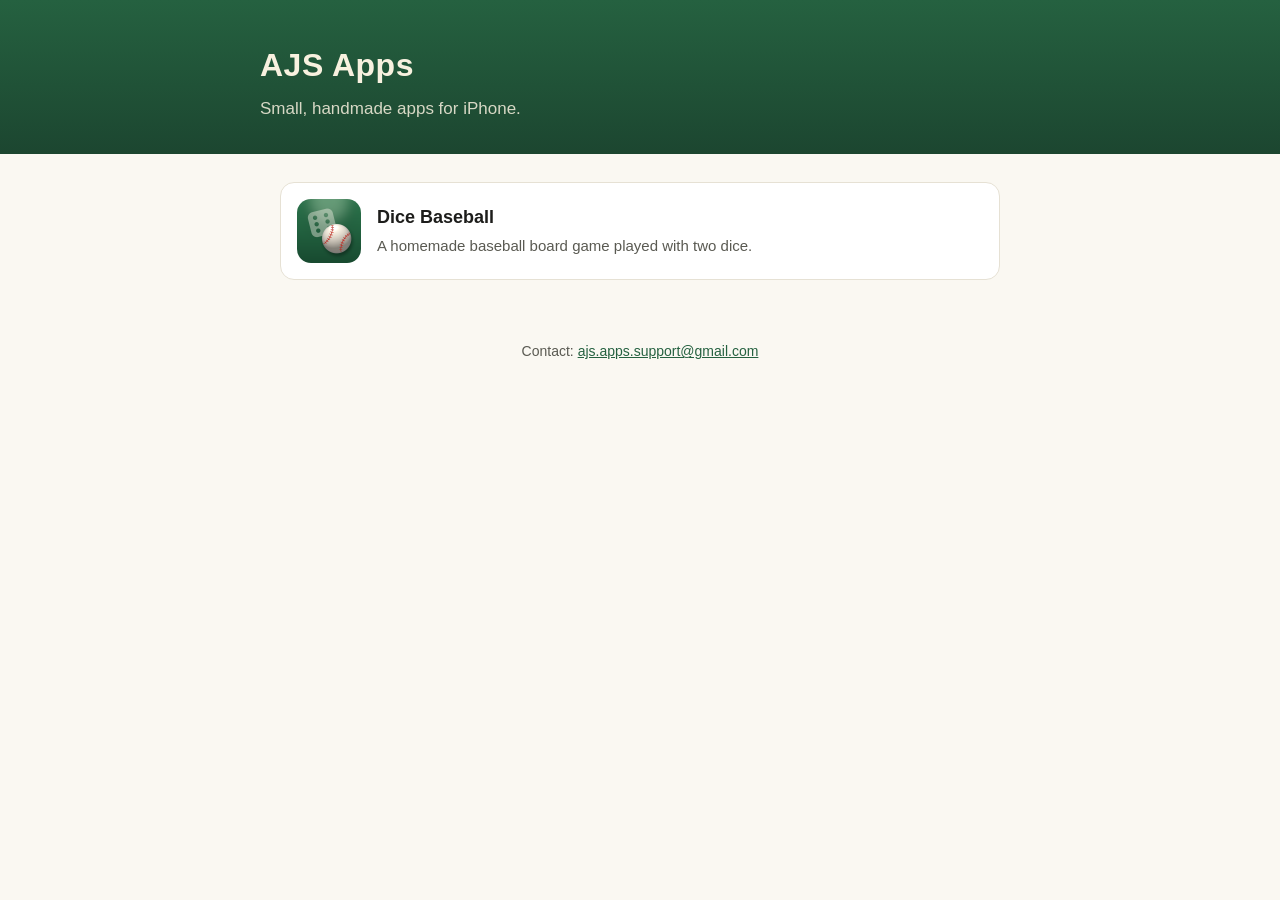
<file: index.html>
<!doctype html>
<html lang="en">
<head>
<meta charset="utf-8">
<meta name="viewport" content="width=device-width, initial-scale=1">
<title>AJS Apps</title>
<link rel="stylesheet" href="/style.css">
</head>
<body>
<header><div class="wrap"><h1>AJS Apps</h1><p>Small, handmade apps for iPhone.</p></div></header>
<main>
  <a class="card" href="/dicebaseball/">
    <img src="/dicebaseball/icon.png" alt="">
    <span><strong>Dice Baseball</strong><span class="muted">A homemade baseball board game played with two dice.</span></span>
  </a>
</main>
<footer>Contact: <a href="mailto:ajs.apps.support@gmail.com">ajs.apps.support@gmail.com</a></footer>
</body>
</html>
</file>
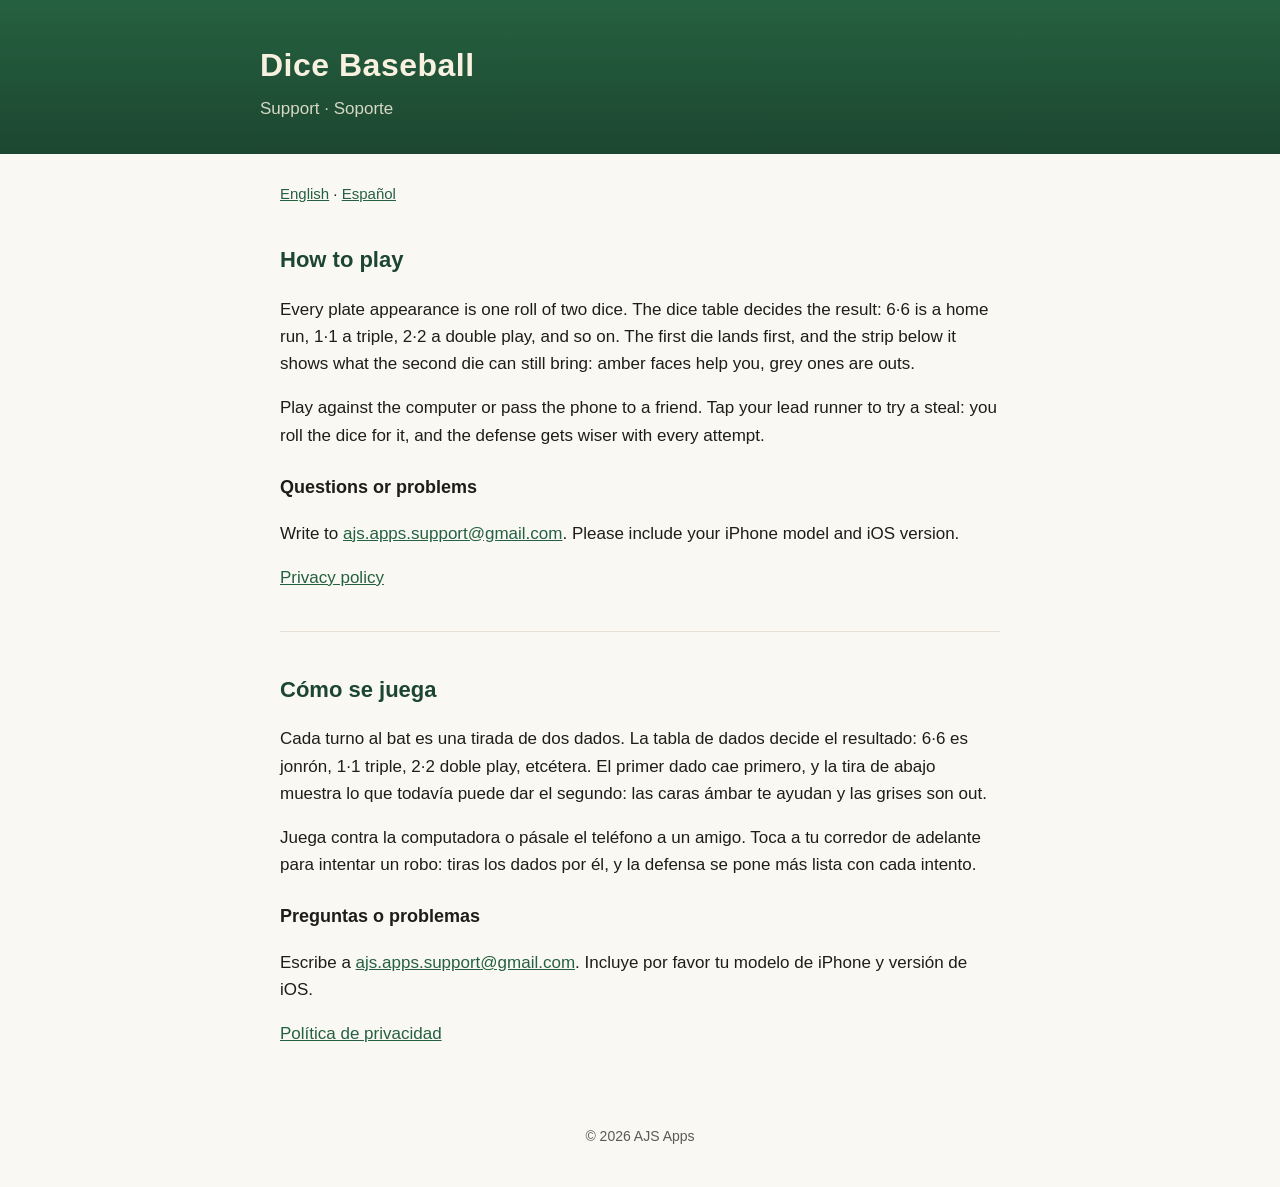
<file: dicebaseball/index.html>
<!doctype html>
<html lang="en">
<head>
<meta charset="utf-8">
<meta name="viewport" content="width=device-width, initial-scale=1">
<title>Dice Baseball — Support</title>
<link rel="stylesheet" href="/style.css">
</head>
<body>
<header><div class="wrap"><h1>Dice Baseball</h1><p>Support · Soporte</p></div></header>
<main>
  <p class="lang"><a href="#en">English</a> · <a href="#es">Español</a></p>

  <h2 id="en">How to play</h2>
  <p>Every plate appearance is one roll of two dice. The dice table decides the result: 6·6 is a home run, 1·1 a triple, 2·2 a double play, and so on. The first die lands first, and the strip below it shows what the second die can still bring: amber faces help you, grey ones are outs.</p>
  <p>Play against the computer or pass the phone to a friend. Tap your lead runner to try a steal: you roll the dice for it, and the defense gets wiser with every attempt.</p>

  <h3>Questions or problems</h3>
  <p>Write to <a href="mailto:ajs.apps.support@gmail.com">ajs.apps.support@gmail.com</a>. Please include your iPhone model and iOS version.</p>
  <p><a href="/dicebaseball/privacy/">Privacy policy</a></p>

  <hr>

  <h2 id="es">Cómo se juega</h2>
  <p>Cada turno al bat es una tirada de dos dados. La tabla de dados decide el resultado: 6·6 es jonrón, 1·1 triple, 2·2 doble play, etcétera. El primer dado cae primero, y la tira de abajo muestra lo que todavía puede dar el segundo: las caras ámbar te ayudan y las grises son out.</p>
  <p>Juega contra la computadora o pásale el teléfono a un amigo. Toca a tu corredor de adelante para intentar un robo: tiras los dados por él, y la defensa se pone más lista con cada intento.</p>

  <h3>Preguntas o problemas</h3>
  <p>Escribe a <a href="mailto:ajs.apps.support@gmail.com">ajs.apps.support@gmail.com</a>. Incluye por favor tu modelo de iPhone y versión de iOS.</p>
  <p><a href="/dicebaseball/privacy/#es">Política de privacidad</a></p>
</main>
<footer>© 2026 AJS Apps</footer>
</body>
</html>
</file>
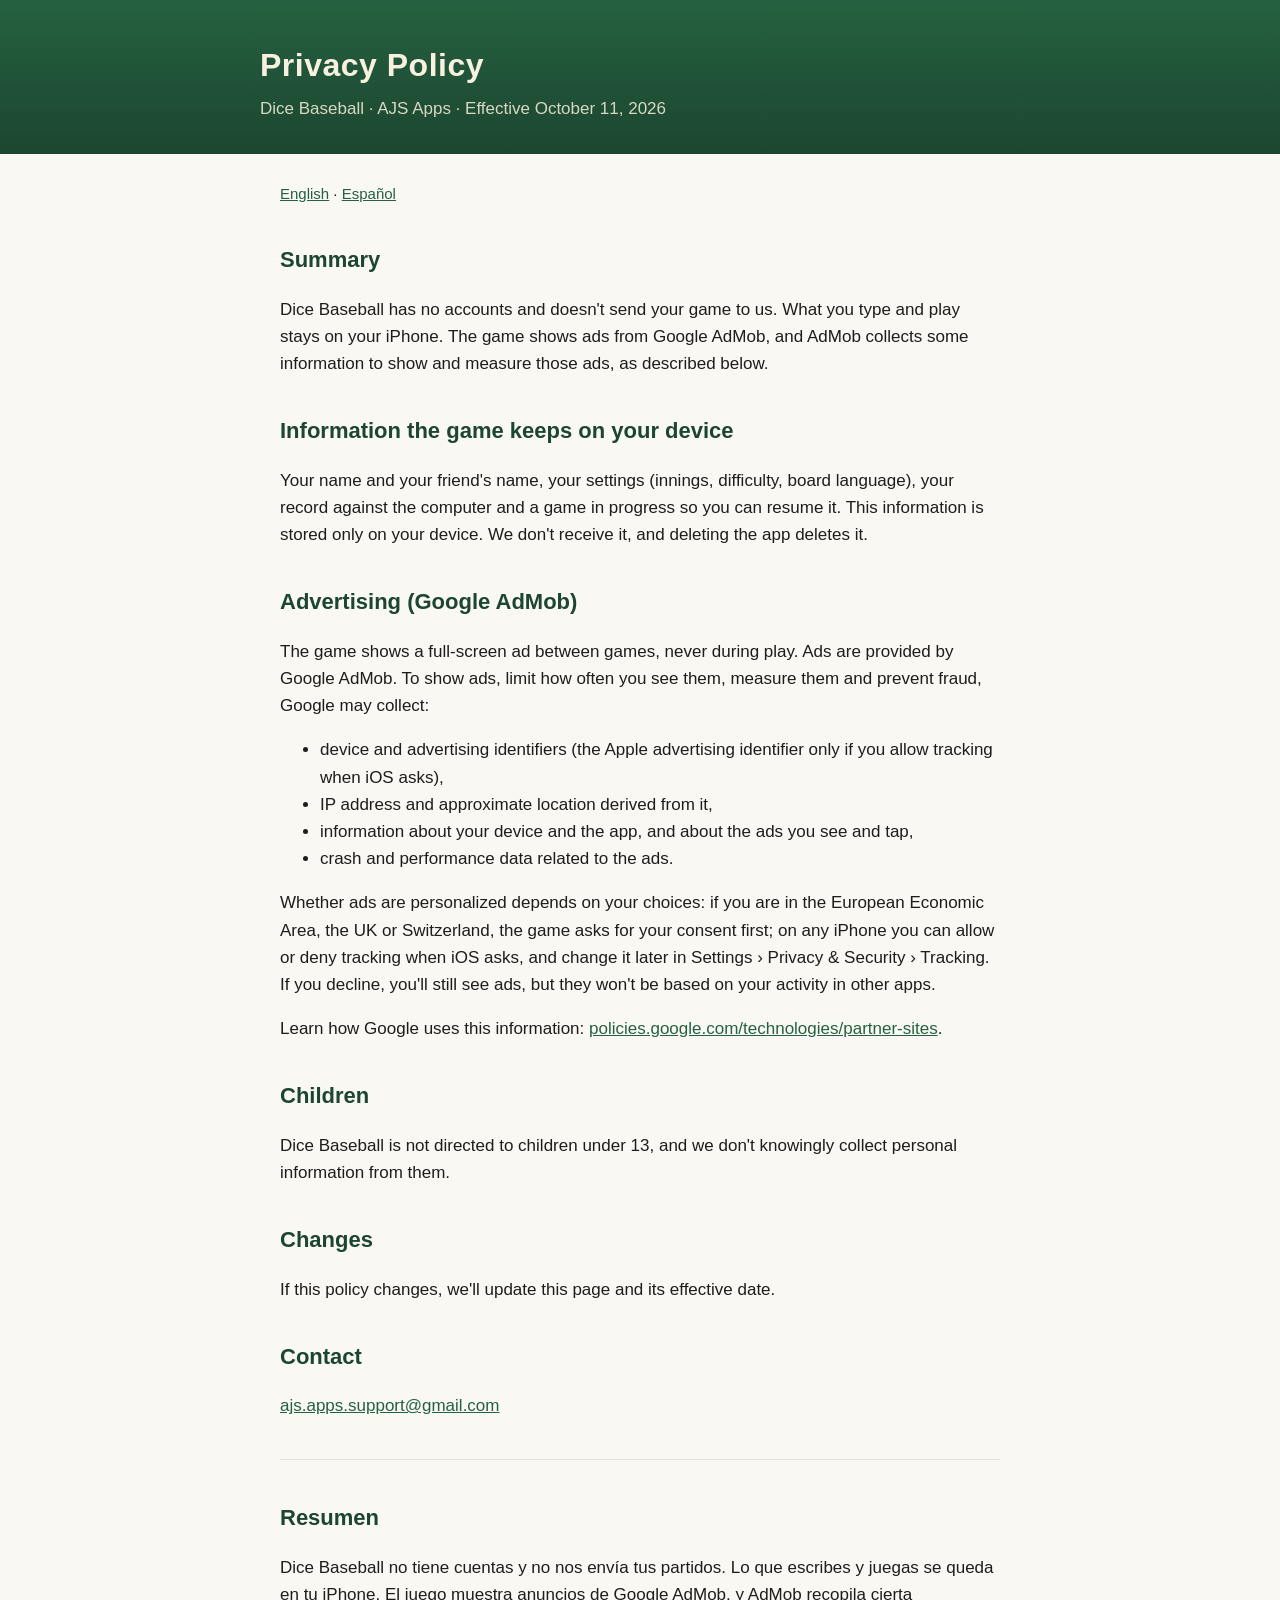
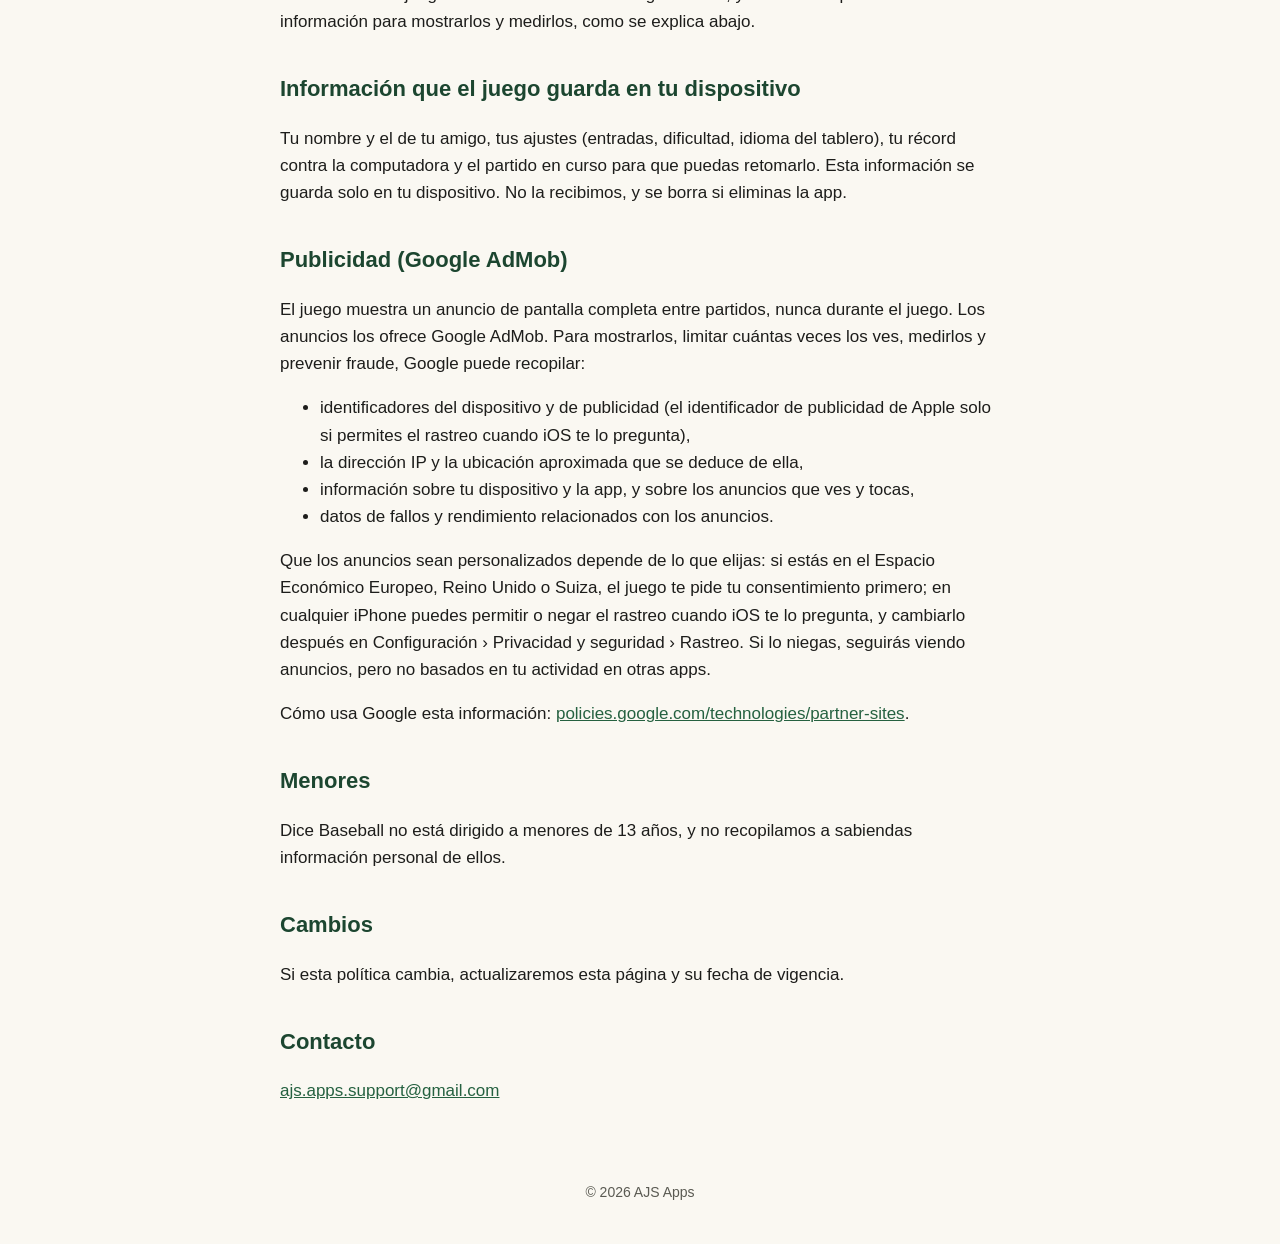
<file: dicebaseball/privacy/index.html>
<!doctype html>
<html lang="en">
<head>
<meta charset="utf-8">
<meta name="viewport" content="width=device-width, initial-scale=1">
<title>Dice Baseball — Privacy Policy</title>
<link rel="stylesheet" href="/style.css">
</head>
<body>
<header><div class="wrap"><h1>Privacy Policy</h1><p>Dice Baseball · AJS Apps · Effective October 11, 2026</p></div></header>
<main>
  <p class="lang"><a href="#en">English</a> · <a href="#es">Español</a></p>

  <section id="en">
  <h2>Summary</h2>
  <p>Dice Baseball has no accounts and doesn't send your game to us. What you type and play stays on your iPhone. The game shows ads from Google AdMob, and AdMob collects some information to show and measure those ads, as described below.</p>

  <h2>Information the game keeps on your device</h2>
  <p>Your name and your friend's name, your settings (innings, difficulty, board language), your record against the computer and a game in progress so you can resume it. This information is stored only on your device. We don't receive it, and deleting the app deletes it.</p>

  <h2>Advertising (Google AdMob)</h2>
  <p>The game shows a full-screen ad between games, never during play. Ads are provided by Google AdMob. To show ads, limit how often you see them, measure them and prevent fraud, Google may collect:</p>
  <ul>
    <li>device and advertising identifiers (the Apple advertising identifier only if you allow tracking when iOS asks),</li>
    <li>IP address and approximate location derived from it,</li>
    <li>information about your device and the app, and about the ads you see and tap,</li>
    <li>crash and performance data related to the ads.</li>
  </ul>
  <p>Whether ads are personalized depends on your choices: if you are in the European Economic Area, the UK or Switzerland, the game asks for your consent first; on any iPhone you can allow or deny tracking when iOS asks, and change it later in Settings › Privacy &amp; Security › Tracking. If you decline, you'll still see ads, but they won't be based on your activity in other apps.</p>
  <p>Learn how Google uses this information: <a href="https://policies.google.com/technologies/partner-sites">policies.google.com/technologies/partner-sites</a>.</p>

  <h2>Children</h2>
  <p>Dice Baseball is not directed to children under 13, and we don't knowingly collect personal information from them.</p>

  <h2>Changes</h2>
  <p>If this policy changes, we'll update this page and its effective date.</p>

  <h2>Contact</h2>
  <p><a href="mailto:ajs.apps.support@gmail.com">ajs.apps.support@gmail.com</a></p>
  </section>

  <hr>

  <section id="es">
  <h2>Resumen</h2>
  <p>Dice Baseball no tiene cuentas y no nos envía tus partidos. Lo que escribes y juegas se queda en tu iPhone. El juego muestra anuncios de Google AdMob, y AdMob recopila cierta información para mostrarlos y medirlos, como se explica abajo.</p>

  <h2>Información que el juego guarda en tu dispositivo</h2>
  <p>Tu nombre y el de tu amigo, tus ajustes (entradas, dificultad, idioma del tablero), tu récord contra la computadora y el partido en curso para que puedas retomarlo. Esta información se guarda solo en tu dispositivo. No la recibimos, y se borra si eliminas la app.</p>

  <h2>Publicidad (Google AdMob)</h2>
  <p>El juego muestra un anuncio de pantalla completa entre partidos, nunca durante el juego. Los anuncios los ofrece Google AdMob. Para mostrarlos, limitar cuántas veces los ves, medirlos y prevenir fraude, Google puede recopilar:</p>
  <ul>
    <li>identificadores del dispositivo y de publicidad (el identificador de publicidad de Apple solo si permites el rastreo cuando iOS te lo pregunta),</li>
    <li>la dirección IP y la ubicación aproximada que se deduce de ella,</li>
    <li>información sobre tu dispositivo y la app, y sobre los anuncios que ves y tocas,</li>
    <li>datos de fallos y rendimiento relacionados con los anuncios.</li>
  </ul>
  <p>Que los anuncios sean personalizados depende de lo que elijas: si estás en el Espacio Económico Europeo, Reino Unido o Suiza, el juego te pide tu consentimiento primero; en cualquier iPhone puedes permitir o negar el rastreo cuando iOS te lo pregunta, y cambiarlo después en Configuración › Privacidad y seguridad › Rastreo. Si lo niegas, seguirás viendo anuncios, pero no basados en tu actividad en otras apps.</p>
  <p>Cómo usa Google esta información: <a href="https://policies.google.com/technologies/partner-sites?hl=es">policies.google.com/technologies/partner-sites</a>.</p>

  <h2>Menores</h2>
  <p>Dice Baseball no está dirigido a menores de 13 años, y no recopilamos a sabiendas información personal de ellos.</p>

  <h2>Cambios</h2>
  <p>Si esta política cambia, actualizaremos esta página y su fecha de vigencia.</p>

  <h2>Contacto</h2>
  <p><a href="mailto:ajs.apps.support@gmail.com">ajs.apps.support@gmail.com</a></p>
  </section>
</main>
<footer>© 2026 AJS Apps</footer>
</body>
</html>
</file>
<file: style.css>
:root { --green: #1c4630; --green-2: #256140; --cream: #f8f1df; --ink: #1d1d1b; --muted: #5a5a52; --amber: #f2c230; }
* { box-sizing: border-box; }
body { margin: 0; font: 17px/1.6 -apple-system, BlinkMacSystemFont, "Segoe UI", Roboto, sans-serif; color: var(--ink); background: #faf8f2; }
header { background: linear-gradient(180deg, var(--green-2), var(--green)); color: var(--cream); padding: 40px 20px 32px; }
header .wrap, main { max-width: 760px; margin: 0 auto; }
header h1 { margin: 0 0 4px; font-size: 32px; letter-spacing: .5px; }
header p { margin: 0; opacity: .85; }
main { padding: 28px 20px 60px; }
h2 { margin-top: 36px; color: var(--green); font-size: 22px; }
h3 { margin-top: 24px; font-size: 18px; }
a { color: var(--green-2); }
.card { display: flex; gap: 16px; align-items: center; padding: 16px; border-radius: 14px; background: #fff; border: 1px solid #e6e1d4; text-decoration: none; color: inherit; }
.card img { width: 64px; height: 64px; border-radius: 14px; }
.card strong { display: block; font-size: 18px; }
.muted { color: var(--muted); font-size: 15px; }
.lang { margin: 0 0 20px; font-size: 15px; }
hr { border: none; border-top: 1px solid #e6e1d4; margin: 40px 0; }
footer { text-align: center; color: var(--muted); font-size: 14px; padding: 0 20px 40px; }
</file>
